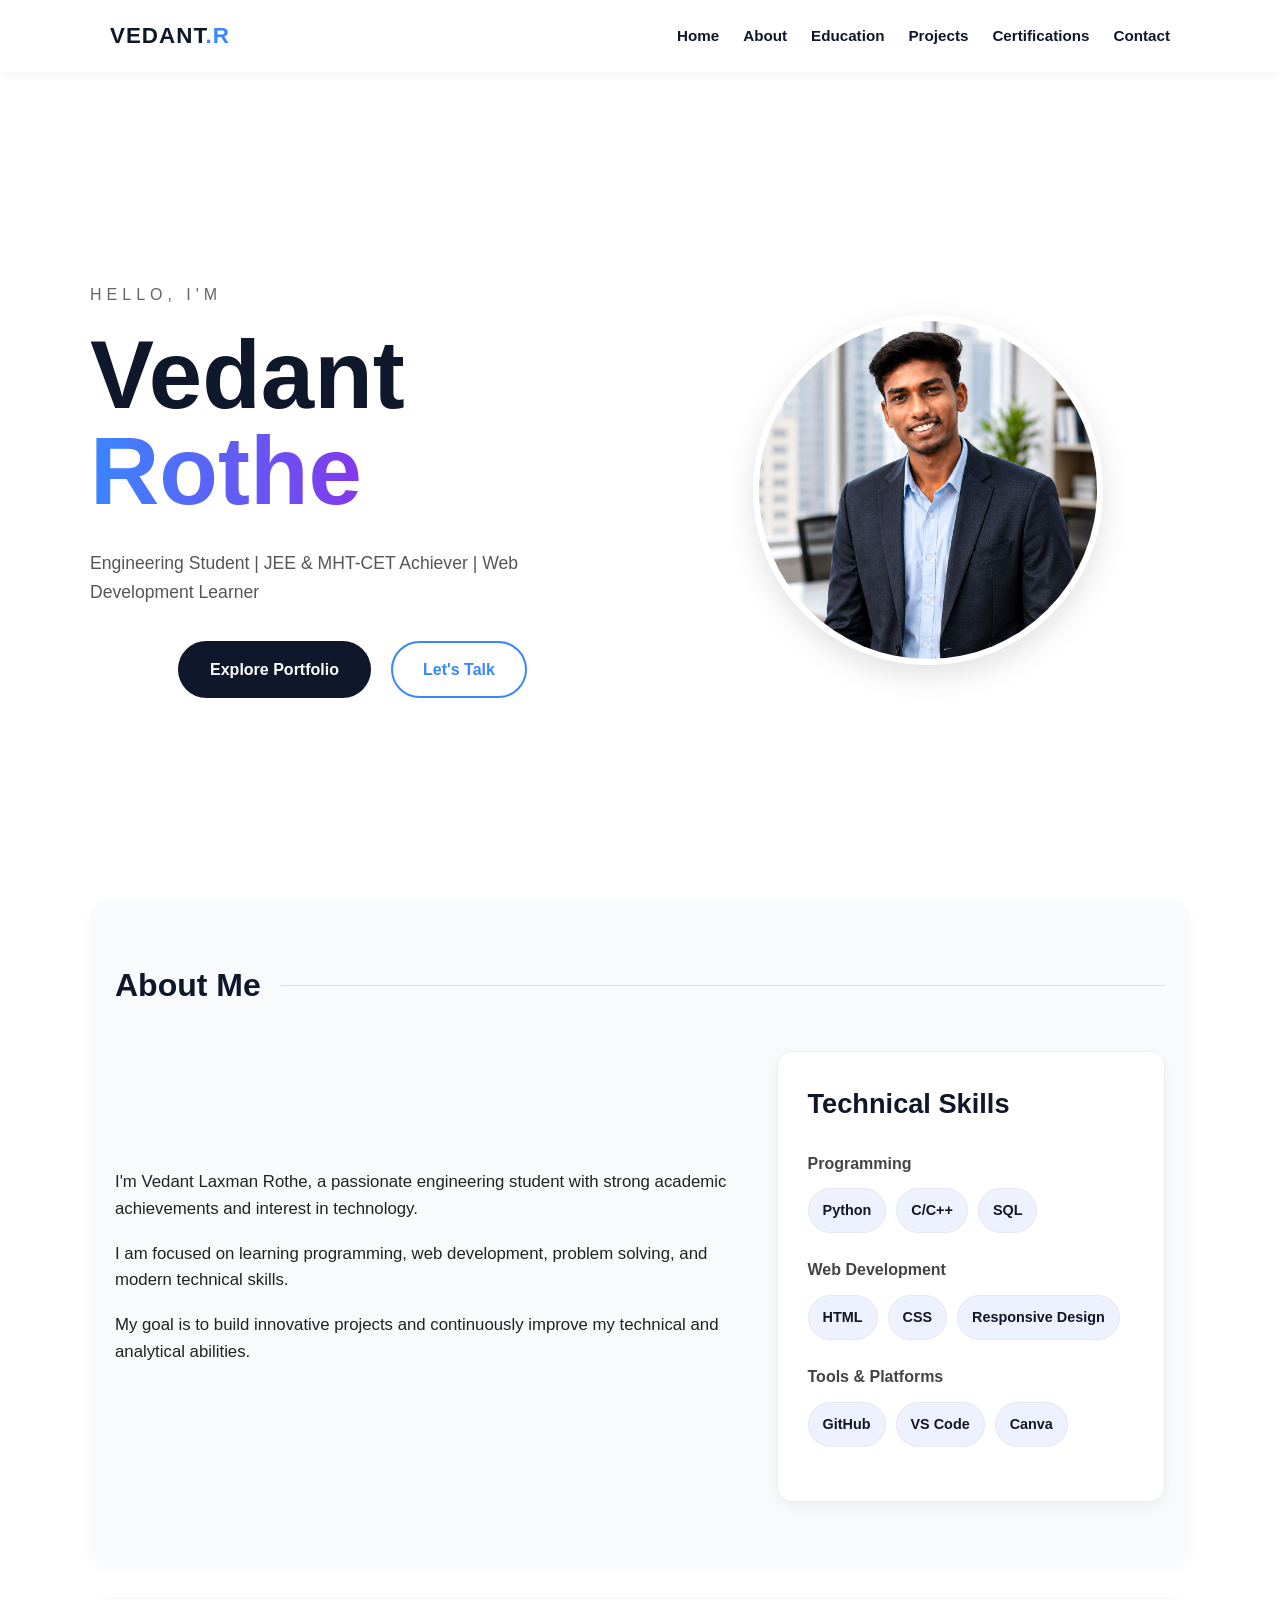
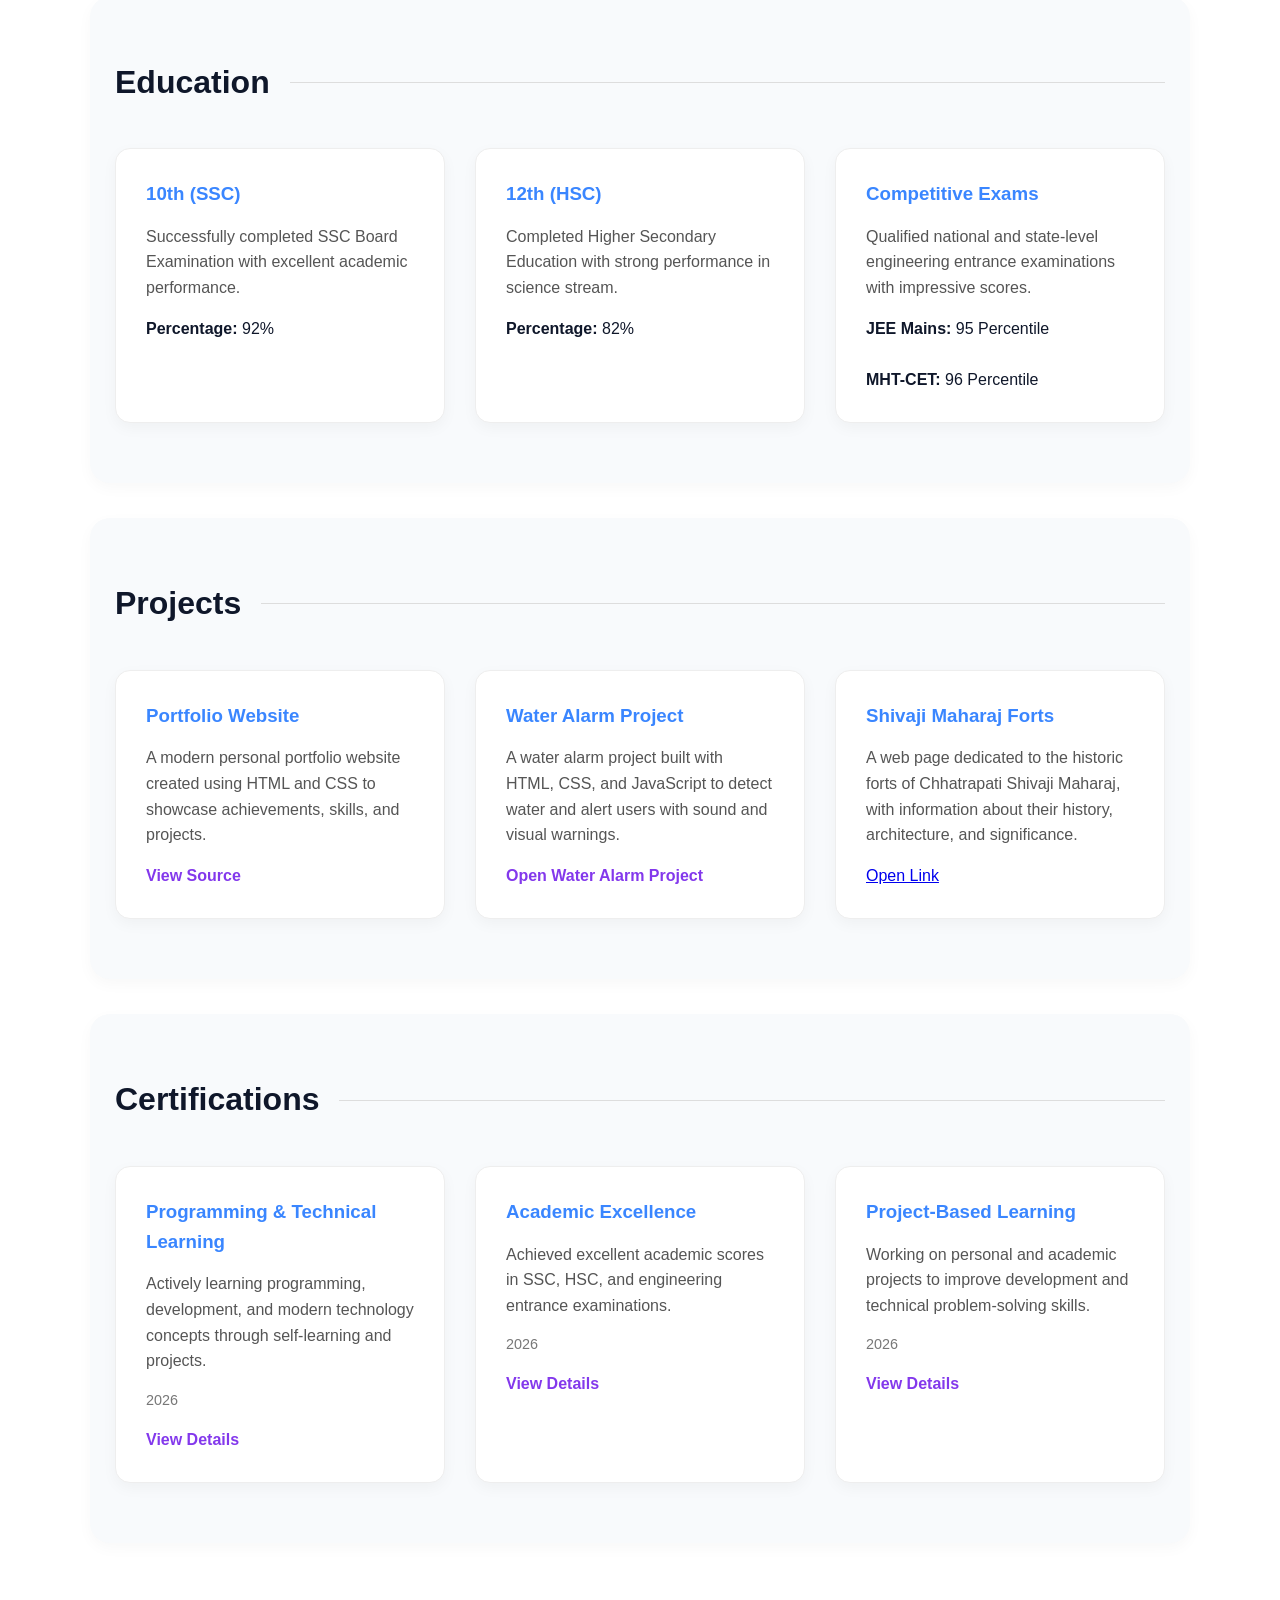
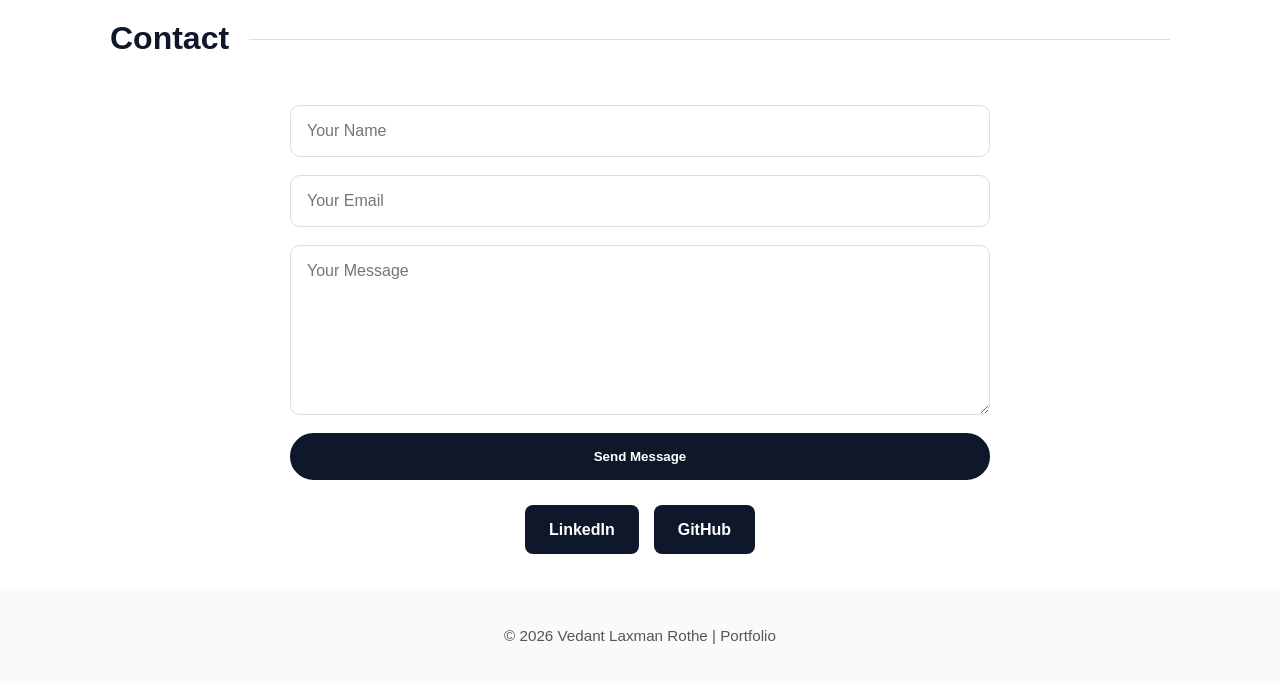
<file: index.html>
<!DOCTYPE html>
<html lang="en">
<head>
	<meta charset="UTF-8">
	<meta name="viewport" content="width=device-width, initial-scale=1.0">
	<title>Vedant Rothe | Portfolio</title>
	<link rel="stylesheet" href="style.css">
</head>

<body>

	<!-- Header -->
	<header>
		<nav>
			<div class="logo">VEDANT<span>.R</span></div>

			<ul class="nav-links">
				<li><a href="#home">Home</a></li>
				<li><a href="#about">About</a></li>
				<li><a href="#education">Education</a></li>
				<li><a href="#projects">Projects</a></li>
				<li><a href="#certifications">Certifications</a></li>
				<li><a href="#contact">Contact</a></li>
			</ul>
		</nav>
	</header>

	<!-- Hero Section -->
<section id="home" class="hero">
	<div class="hero-container hero-flex">

		<div class="hero-text">

			<p class="intro-line">Hello, I'm</p>

			<h1 class="main-title">
				Vedant <br>
				<span class="gradient-text">Rothe</span>
			</h1>

			<p class="sub-description">
				Engineering Student | JEE & MHT-CET Achiever | Web Development Learner
			</p>

			<div class="cta-group">
				<a href="#projects" class="btn btn-primary">Explore Portfolio</a>
				<a href="#contact" class="btn btn-secondary">Let's Talk</a>
			</div>

		</div>

		<div class="hero-image">
			<img src="profile.jpg" alt="Vedant Rothe">
		</div>

	</div>
</section>

	<!-- About Section -->
	<section id="about" class="container bg-light">

		<div class="section-header">
			<h2>About Me</h2>
			<div class="line"></div>
		</div>

		<div class="content-grid">

			<div class="bio">
				<p>
					I'm Vedant Laxman Rothe, a passionate engineering student with strong academic achievements and interest in technology.
				</p>

				<p>
					I am focused on learning programming, web development, problem solving, and modern technical skills.
				</p>

				<p>
					My goal is to build innovative projects and continuously improve my technical and analytical abilities.
				</p>
			</div>

			<div class="skills-box">

				<h3>Technical Skills</h3>

				<div class="skill-category">
					<h4>Programming</h4>
					<div class="tags">
						<span>Python</span>
						<span>C/C++</span>
						<span>SQL</span>
					</div>
				</div>

				<div class="skill-category">
					<h4>Web Development</h4>
					<div class="tags">
						<span>HTML</span>
						<span>CSS</span>
						<span>Responsive Design</span>
					</div>
				</div>

				<div class="skill-category">
					<h4>Tools & Platforms</h4>
					<div class="tags">
						<span>GitHub</span>
						<span>VS Code</span>
						<span>Canva</span>
					</div>
				</div>

			</div>

		</div>
	</section>

	<!-- Education Section -->
	<section id="education" class="container bg-light">

		<div class="section-header">
			<h2>Education</h2>
			<div class="line"></div>
		</div>

		<div class="project-grid">

			<article class="card">
				<h3>10th (SSC)</h3>
				<p>
					Successfully completed SSC Board Examination with excellent academic performance.
				</p>
				<span><strong>Percentage:</strong> 92%</span>
			</article>

			<article class="card">
				<h3>12th (HSC)</h3>
				<p>
					Completed Higher Secondary Education with strong performance in science stream.
				</p>
				<span><strong>Percentage:</strong> 82%</span>
			</article>

			<article class="card">
				<h3>Competitive Exams</h3>
				<p>
					Qualified national and state-level engineering entrance examinations with impressive scores.
				</p>
				<span><strong>JEE Mains:</strong> 95 Percentile</span><br><br>
				<span><strong>MHT-CET:</strong> 96 Percentile</span>
			</article>

		</div>

	</section>

	<!-- Projects Section -->
	<section id="projects" class="container bg-light">

		<div class="section-header">
			<h2>Projects</h2>
			<div class="line"></div>
		</div>

		<div class="project-grid">

			<article class="card">
				<h3>Portfolio Website</h3>
				<p>
					A modern personal portfolio website created using HTML and CSS to showcase achievements, skills, and projects.
				</p>
				<a href="#" class="link">View Source</a>
			</article>

			<article class="card">
				<h3>Water Alarm Project</h3>
				<p>
					A water alarm project built with HTML, CSS, and JavaScript to detect water and alert users with sound and visual warnings.
				</p>
				<a href="file:///D:/html%20tutorial/water%20alarm/water-alarm.html" class="link" target="_blank">Open Water Alarm Project</a>
			</article>

			<article class="card">
				<h3>Shivaji Maharaj Forts</h3>
				<p>
					A web page dedicated to the historic forts of Chhatrapati Shivaji Maharaj, with information about their history, architecture, and significance.
				</p>
				<a href="file:///D:/html%20tutorial/forts%20html/forts.html" target="_blank">Open Link</a>
			</article>

		</div>

	</section>

	<!-- Certifications Section -->
	<section id="certifications" class="container bg-light">

		<div class="section-header">
			<h2>Certifications</h2>
			<div class="line"></div>
		</div>

		<div class="cert-grid">

			<article class="cert-card">
				<h3>Programming & Technical Learning</h3>
				<p>
					Actively learning programming, development, and modern technology concepts through self-learning and projects.
				</p>
				<span>2026</span>
				<a href="#" class="link">View Details</a>
			</article>

			<article class="cert-card">
				<h3>Academic Excellence</h3>
				<p>
					Achieved excellent academic scores in SSC, HSC, and engineering entrance examinations.
				</p>
				<span>2026</span>
				<a href="#" class="link">View Details</a>
			</article>

			<article class="cert-card">
				<h3>Project-Based Learning</h3>
				<p>
					Working on personal and academic projects to improve development and technical problem-solving skills.
				</p>
				<span>2026</span>
				<a href="#" class="link">View Details</a>
			</article>

		</div>

	</section>

	<!-- Contact Section -->
	<section id="contact" class="container">

		<div class="section-header">
			<h2>Contact</h2>
			<div class="line"></div>
		</div>

		<div class="contact-wrapper">

			<form class="contact-form">
				<input type="text" placeholder="Your Name" required>
				<input type="email" placeholder="Your Email" required>
				<textarea rows="5" placeholder="Your Message" required></textarea>
				<button type="submit" class="btn btn-primary">Send Message</button>
			</form>

			<div class="social-links">
				<a href="https://www.linkedin.com/in/vedant-rothe-5598013a0" target="_blank">LinkedIn</a>
				<a href="https://github.com/vedantrothe07-ux" target="_blank">GitHub</a>
			</div>

		</div>

	</section>

	<!-- Footer -->
	<footer>
		<p>&copy; 2026 Vedant Laxman Rothe | Portfolio</p>
	</footer>

</body>
</html>
</file>
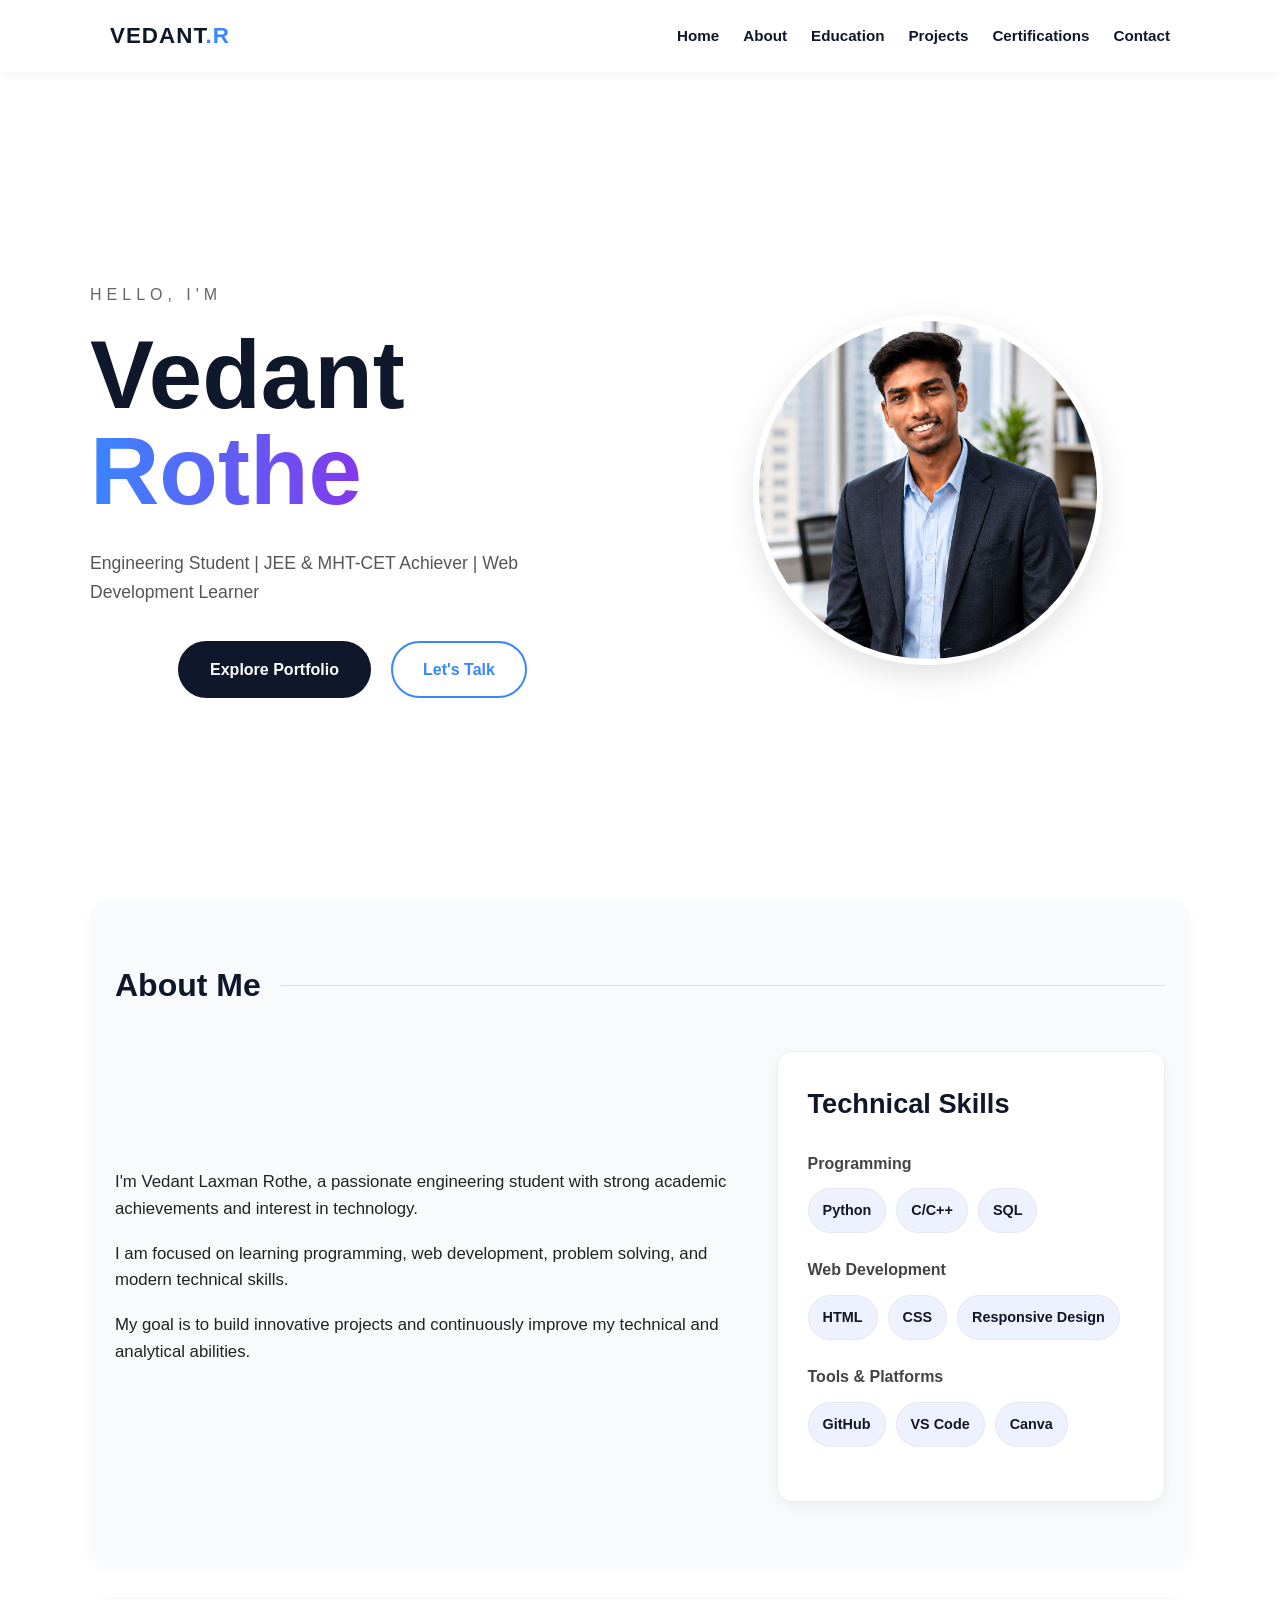
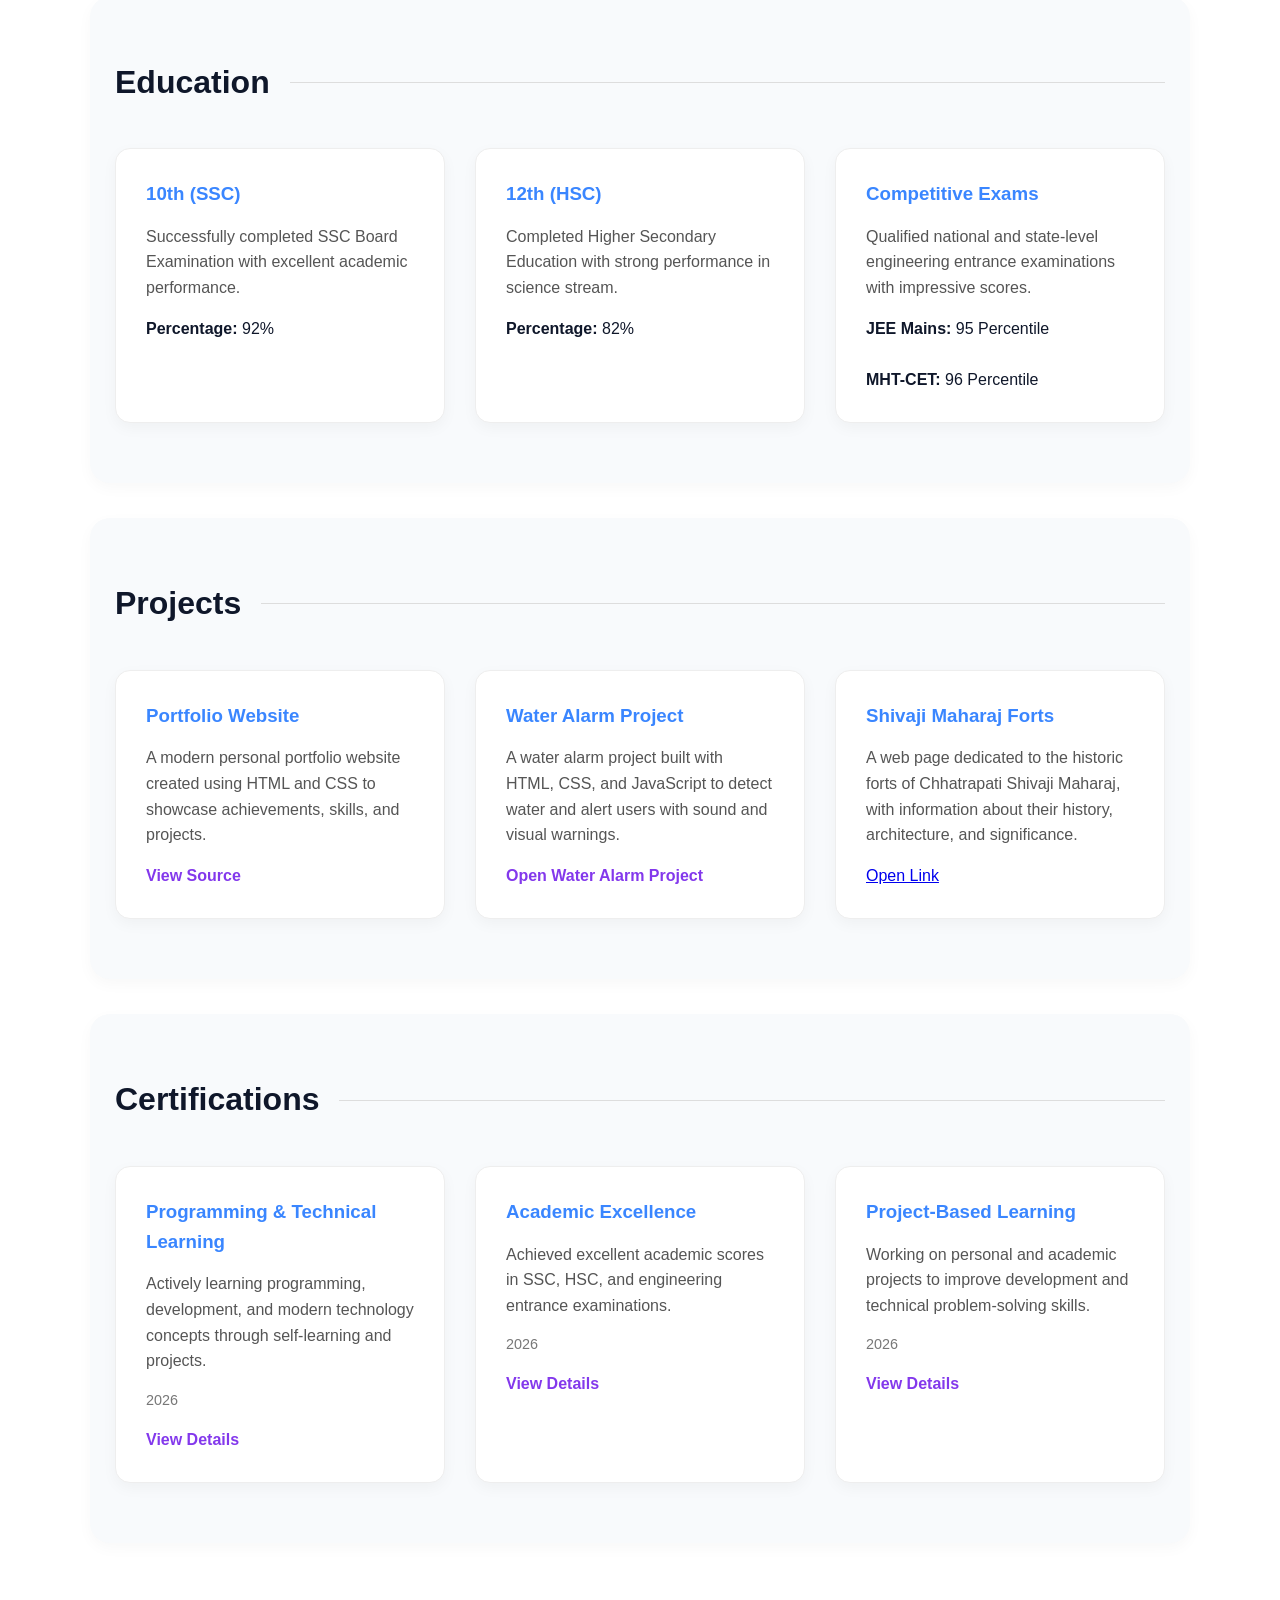
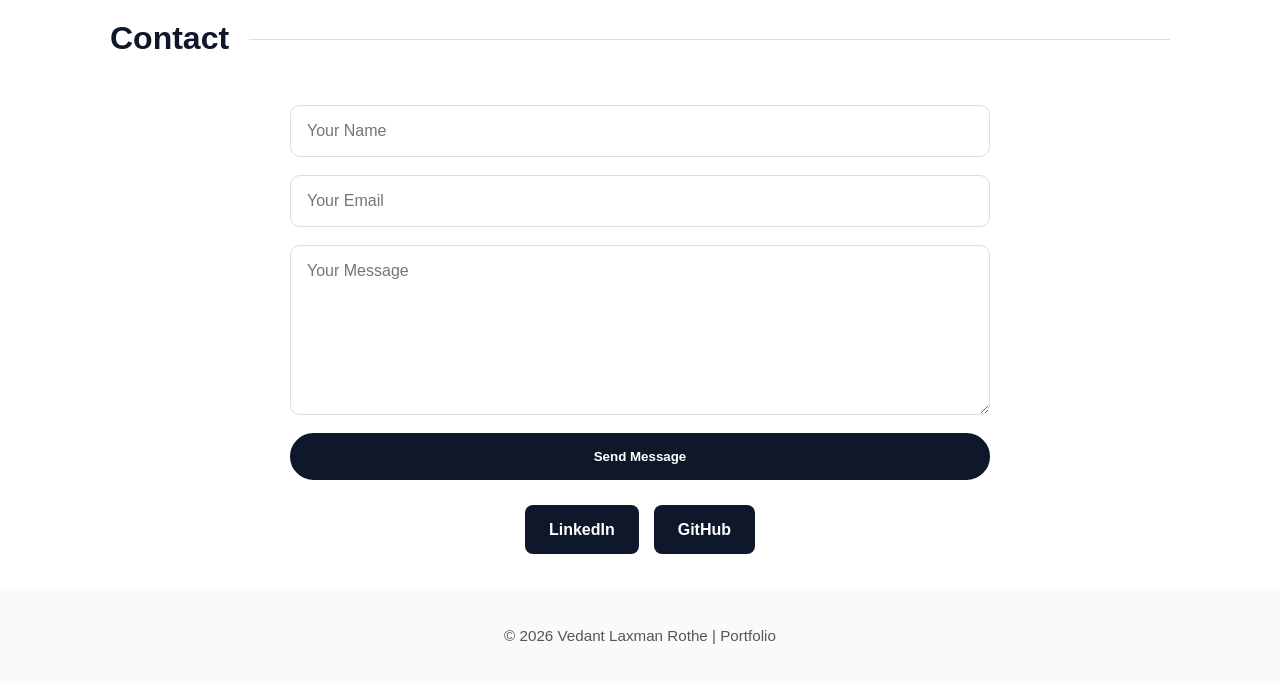
<file: vedport.html>
<!DOCTYPE html>
<html lang="en">
<head>
	<meta charset="UTF-8">
	<meta name="viewport" content="width=device-width, initial-scale=1.0">
	<title>Vedant Rothe | Portfolio</title>
	<link rel="stylesheet" href="style.css">
</head>

<body>

	<!-- Header -->
	<header>
		<nav>
			<div class="logo">VEDANT<span>.R</span></div>

			<ul class="nav-links">
				<li><a href="#home">Home</a></li>
				<li><a href="#about">About</a></li>
				<li><a href="#education">Education</a></li>
				<li><a href="#projects">Projects</a></li>
				<li><a href="#certifications">Certifications</a></li>
				<li><a href="#contact">Contact</a></li>
			</ul>
		</nav>
	</header>

	<!-- Hero Section -->
<section id="home" class="hero">
	<div class="hero-container hero-flex">

		<div class="hero-text">

			<p class="intro-line">Hello, I'm</p>

			<h1 class="main-title">
				Vedant <br>
				<span class="gradient-text">Rothe</span>
			</h1>

			<p class="sub-description">
				Engineering Student | JEE & MHT-CET Achiever | Web Development Learner
			</p>

			<div class="cta-group">
				<a href="#projects" class="btn btn-primary">Explore Portfolio</a>
				<a href="#contact" class="btn btn-secondary">Let's Talk</a>
			</div>

		</div>

		<div class="hero-image">
			<img src="profile.jpg" alt="Vedant Rothe">
		</div>

	</div>
</section>

	<!-- About Section -->
	<section id="about" class="container bg-light">

		<div class="section-header">
			<h2>About Me</h2>
			<div class="line"></div>
		</div>

		<div class="content-grid">

			<div class="bio">
				<p>
					I'm Vedant Laxman Rothe, a passionate engineering student with strong academic achievements and interest in technology.
				</p>

				<p>
					I am focused on learning programming, web development, problem solving, and modern technical skills.
				</p>

				<p>
					My goal is to build innovative projects and continuously improve my technical and analytical abilities.
				</p>
			</div>

			<div class="skills-box">

				<h3>Technical Skills</h3>

				<div class="skill-category">
					<h4>Programming</h4>
					<div class="tags">
						<span>Python</span>
						<span>C/C++</span>
						<span>SQL</span>
					</div>
				</div>

				<div class="skill-category">
					<h4>Web Development</h4>
					<div class="tags">
						<span>HTML</span>
						<span>CSS</span>
						<span>Responsive Design</span>
					</div>
				</div>

				<div class="skill-category">
					<h4>Tools & Platforms</h4>
					<div class="tags">
						<span>GitHub</span>
						<span>VS Code</span>
						<span>Canva</span>
					</div>
				</div>

			</div>

		</div>
	</section>

	<!-- Education Section -->
	<section id="education" class="container bg-light">

		<div class="section-header">
			<h2>Education</h2>
			<div class="line"></div>
		</div>

		<div class="project-grid">

			<article class="card">
				<h3>10th (SSC)</h3>
				<p>
					Successfully completed SSC Board Examination with excellent academic performance.
				</p>
				<span><strong>Percentage:</strong> 92%</span>
			</article>

			<article class="card">
				<h3>12th (HSC)</h3>
				<p>
					Completed Higher Secondary Education with strong performance in science stream.
				</p>
				<span><strong>Percentage:</strong> 82%</span>
			</article>

			<article class="card">
				<h3>Competitive Exams</h3>
				<p>
					Qualified national and state-level engineering entrance examinations with impressive scores.
				</p>
				<span><strong>JEE Mains:</strong> 95 Percentile</span><br><br>
				<span><strong>MHT-CET:</strong> 96 Percentile</span>
			</article>

		</div>

	</section>

	<!-- Projects Section -->
	<section id="projects" class="container bg-light">

		<div class="section-header">
			<h2>Projects</h2>
			<div class="line"></div>
		</div>

		<div class="project-grid">

			<article class="card">
				<h3>Portfolio Website</h3>
				<p>
					A modern personal portfolio website created using HTML and CSS to showcase achievements, skills, and projects.
				</p>
				<a href="#" class="link">View Source</a>
			</article>

			<article class="card">
				<h3>Water Alarm Project</h3>
				<p>
					A water alarm project built with HTML, CSS, and JavaScript to detect water and alert users with sound and visual warnings.
				</p>
				<a href="file:///D:/html%20tutorial/water%20alarm/water-alarm.html" class="link" target="_blank">Open Water Alarm Project</a>
			</article>

			<article class="card">
				<h3>Shivaji Maharaj Forts</h3>
				<p>
					A web page dedicated to the historic forts of Chhatrapati Shivaji Maharaj, with information about their history, architecture, and significance.
				</p>
				<a href="file:///D:/html%20tutorial/forts%20html/forts.html" target="_blank">Open Link</a>
			</article>

		</div>

	</section>

	<!-- Certifications Section -->
	<section id="certifications" class="container bg-light">

		<div class="section-header">
			<h2>Certifications</h2>
			<div class="line"></div>
		</div>

		<div class="cert-grid">

			<article class="cert-card">
				<h3>Programming & Technical Learning</h3>
				<p>
					Actively learning programming, development, and modern technology concepts through self-learning and projects.
				</p>
				<span>2026</span>
				<a href="#" class="link">View Details</a>
			</article>

			<article class="cert-card">
				<h3>Academic Excellence</h3>
				<p>
					Achieved excellent academic scores in SSC, HSC, and engineering entrance examinations.
				</p>
				<span>2026</span>
				<a href="#" class="link">View Details</a>
			</article>

			<article class="cert-card">
				<h3>Project-Based Learning</h3>
				<p>
					Working on personal and academic projects to improve development and technical problem-solving skills.
				</p>
				<span>2026</span>
				<a href="#" class="link">View Details</a>
			</article>

		</div>

	</section>

	<!-- Contact Section -->
	<section id="contact" class="container">

		<div class="section-header">
			<h2>Contact</h2>
			<div class="line"></div>
		</div>

		<div class="contact-wrapper">

			<form class="contact-form">
				<input type="text" placeholder="Your Name" required>
				<input type="email" placeholder="Your Email" required>
				<textarea rows="5" placeholder="Your Message" required></textarea>
				<button type="submit" class="btn btn-primary">Send Message</button>
			</form>

			<div class="social-links">
				<a href="https://www.linkedin.com/in/vedant-rothe-5598013a0" target="_blank">LinkedIn</a>
				<a href="https://github.com/vedantrothe07-ux" target="_blank">GitHub</a>
			</div>

		</div>

	</section>

	<!-- Footer -->
	<footer>
		<p>&copy; 2026 Vedant Laxman Rothe | Portfolio</p>
	</footer>

</body>
</html>
</file>
<file: style.css>
/* =======================
   ROOT COLORS
======================= */
:root{
	--primary:#3a86ff;
	--secondary:#8338ec;
	--dark:#0f172a;
	--light:#f8fafc;
	--grey:#666;
	--border:#e5e7eb;
}

/* =======================
   RESET
======================= */
*{
	margin:0;
	padding:0;
	box-sizing:border-box;
	font-family:Segoe UI, Tahoma, Geneva, Verdana, sans-serif;
	scroll-behavior:smooth;
}

body{
	background:#ffffff;
	color:var(--dark);
	line-height:1.6;
}

/* =======================
   HEADER
======================= */
header{
	width:100%;
	position:fixed;
	top:0;
	left:0;
	background:rgba(255,255,255,0.95);
	box-shadow:0 2px 10px rgba(0,0,0,0.05);
	z-index:1000;
}

nav{
	max-width:1100px;
	margin:auto;
	padding:18px 20px;
	display:flex;
	justify-content:space-between;
	align-items:center;
}

.logo{
	font-size:1.4rem;
	font-weight:700;
	letter-spacing:1px;
}

.logo span{
	color:var(--primary);
}

.nav-links{
	list-style:none;
	display:flex;
	flex-wrap:wrap;
}

.nav-links li a{
	text-decoration:none;
	color:var(--dark);
	margin-left:24px;
	font-size:0.95rem;
	font-weight:600;
	transition:0.3s;
}

.nav-links li a:hover{
	color:var(--primary);
}

/* =======================
   HERO SECTION
======================= */
.hero{
	min-height:100vh;
	display:flex;
	align-items:center;
	justify-content:center;
	text-align:center;
	padding:120px 20px 40px;
}

.hero-container{
	width:100%;
	max-width:1000px;
}

.intro-line{
	font-size:1rem;
	letter-spacing:5px;
	color:var(--grey);
	margin-bottom:20px;
	text-transform:uppercase;
}

.name-overlap-wrapper{
	position:relative;
	margin-bottom:25px;
}

.bg-name{
	position:absolute;
	top:-10px;
	left:50%;
	transform:translateX(-50%);
	width:100%;
	font-size:clamp(3rem,9vw,7rem);
	font-weight:800;
	color:rgba(0,0,0,0.03);
	white-space:nowrap;
	z-index:1;
}

.main-title{
	position:relative;
	z-index:2;
	font-size:clamp(3rem,8vw,6rem);
	line-height:1;
	font-weight:800;
}

.gradient-text{
	background:linear-gradient(90deg,var(--primary),var(--secondary));
	-webkit-background-clip:text;
	-webkit-text-fill-color:transparent;
}

.sub-description{
	max-width:700px;
	margin:30px auto;
	font-size:1.1rem;
	color:#555;
}

.cta-group{
	margin-top:35px;
	display:flex;
	justify-content:center;
	gap:20px;
	flex-wrap:wrap;
}

/* =======================
   BUTTONS
======================= */
.btn{
	padding:14px 30px;
	border-radius:50px;
	text-decoration:none;
	font-weight:700;
	display:inline-block;
	transition:0.3s;
}

.btn-primary{
	background:var(--dark);
	color:white;
	border:2px solid var(--dark);
}

.btn-secondary{
	border:2px solid var(--primary);
	color:var(--primary);
}

.btn:hover{
	transform:translateY(-3px);
}

/* =======================
   COMMON SECTION
======================= */
.container{
	max-width:1100px;
	margin:auto;
	padding:35px 20px;
}

.bg-light{
	background:var(--light);
	border-radius:20px;
	padding:60px 25px;
	margin-bottom:35px;
	box-shadow:0 5px 15px rgba(0,0,0,0.03);
}

.section-header{
	display:flex;
	align-items:center;
	margin-bottom:40px;
}

.section-header h2{
	font-size:2rem;
	white-space:nowrap;
}

.line{
	height:1px;
	background:#ddd;
	flex:1;
	margin-left:20px;
}

/* =======================
   ABOUT
======================= */
.content-grid{
	display:grid;
	grid-template-columns:1.6fr 1fr;
	gap:40px;
	align-items:center;
}

.bio p{
	margin-bottom:18px;
	font-size:1.05rem;
	color:#222;
}

/* =======================
   SKILLS
======================= */
.skills-box{
	background:white;
	padding:30px;
	border-radius:15px;
	border:1px solid #eee;
	box-shadow:0 5px 15px rgba(0,0,0,0.05);
}

.skills-box h3{
	font-size:1.7rem;
	margin-bottom:25px;
}

.skill-category{
	margin-bottom:24px;
}

.skill-category h4{
	margin-bottom:12px;
	font-size:1rem;
	color:#444;
}

.tags{
	display:flex;
	flex-wrap:wrap;
	gap:10px;
}

.tags span{
	padding:10px 14px;
	background:#eef2ff;
	border-radius:25px;
	font-size:0.9rem;
	font-weight:600;
	border:1px solid var(--border);
}

/* =======================
   PROJECTS & CERTIFICATIONS
======================= */
.project-grid,
.cert-grid{
	display:grid;
	grid-template-columns:repeat(auto-fit,minmax(280px,1fr));
	gap:30px;
}

.card,
.cert-card{
	background:white;
	padding:30px;
	border-radius:15px;
	border:1px solid #eee;
	box-shadow:0 5px 15px rgba(0,0,0,0.04);
	transition:0.3s;
}

.card:hover,
.cert-card:hover{
	transform:translateY(-5px);
}

.card h3,
.cert-card h3{
	color:var(--primary);
	margin-bottom:15px;
}

.card p,
.cert-card p{
	color:#555;
	margin-bottom:15px;
}

.cert-card span{
	display:block;
	margin-bottom:15px;
	font-size:0.9rem;
	color:#777;
}

.link{
	text-decoration:none;
	color:var(--secondary);
	font-weight:700;
}

/* =======================
   CONTACT
======================= */
.contact-wrapper{
	display:flex;
	flex-direction:column;
	align-items:center;
	gap:25px;
}

.contact-form{
	width:100%;
	max-width:700px;
	display:flex;
	flex-direction:column;
	gap:18px;
}

.contact-form input,
.contact-form textarea{
	width:100%;
	padding:16px;
	font-size:1rem;
	border:1px solid #ddd;
	border-radius:10px;
	outline:none;
}

.contact-form textarea{
	min-height:170px;
	resize:vertical;
}

.contact-form button{
	width:100%;
}

.contact-form input:focus,
.contact-form textarea:focus{
	border-color:var(--primary);
}

.social-links{
	display:flex;
	gap:15px;
	flex-wrap:wrap;
	justify-content:center;
}

.social-links a{
	text-decoration:none;
	color:white;
	background:var(--dark);
	padding:12px 24px;
	border-radius:8px;
	font-weight:600;
}


/* =======================
   FOOTER
======================= */
footer{
	text-align:center;
	padding:35px 20px;
	background:var(--light);
	font-size:0.95rem;
	color:#555;
}

/* =======================
   TABLET
======================= */
@media(max-width:1024px){

	.content-grid{
		grid-template-columns:1fr;
	}

	.hero{
		padding-top:130px;
	}

	.main-title{
		font-size:clamp(2.8rem,7vw,5rem);
	}

	.section-header h2{
		font-size:1.8rem;
	}
}

/* =======================
   MOBILE
======================= */
@media(max-width:768px){

	.nav-links{
		display:none;
	}

	.hero{
		padding-top:120px;
		min-height:auto;
	}

	.bg-name{
		display:none;
	}

	.main-title{
		font-size:2.8rem;
	}

	.sub-description{
		font-size:1rem;
	}

	.cta-group{
		flex-direction:column;
		align-items:center;
	}

	.btn{
		width:220px;
		text-align:center;
	}

	.section-header{
		flex-direction:column;
		align-items:flex-start;
		gap:10px;
	}

	.line{
		width:100%;
		margin-left:0;
	}

	.section-header h2{
		font-size:1.6rem;
	}

	.bg-light{
		padding:40px 18px;
		border-radius:16px;
	}

	.project-grid,
	.cert-grid{
		grid-template-columns:1fr;
	}

	.social-links{
		flex-direction:column;
		width:100%;
	}

	.social-links a{
		width:220px;
		text-align:center;
	}
}

/* =======================
   SMALL MOBILE
======================= */
@media(max-width:480px){

	.main-title{
		font-size:2.3rem;
	}

	.intro-line{
		font-size:0.9rem;
		letter-spacing:3px;
	}

	.skills-box,
	.card,
	.cert-card{
		padding:22px;
	}

	.contact-form input,
	.contact-form textarea{
		padding:14px;
	}
}

.hero-flex{
	display:flex;
	align-items:center;
	justify-content:space-between;
	gap:50px;
	width:100%;
	max-width:1100px;
}

.hero-text{
	flex:1;
	text-align:left;
}

.hero-image{
	flex:1;
	display:flex;
	justify-content:center;
}

.hero-image img{
	width:350px;
	height:350px;
	object-fit:cover;
	border-radius:50%;
	border:6px solid white;
	box-shadow:0 10px 30px rgba(0,0,0,0.12);
}

@media(max-width:768px){

	.hero-flex{
		flex-direction:column-reverse;
		text-align:center;
	}

	.hero-text{
		text-align:center;
	}

	.hero-image img{
		width:250px;
		height:250px;
	}
}
</file>
